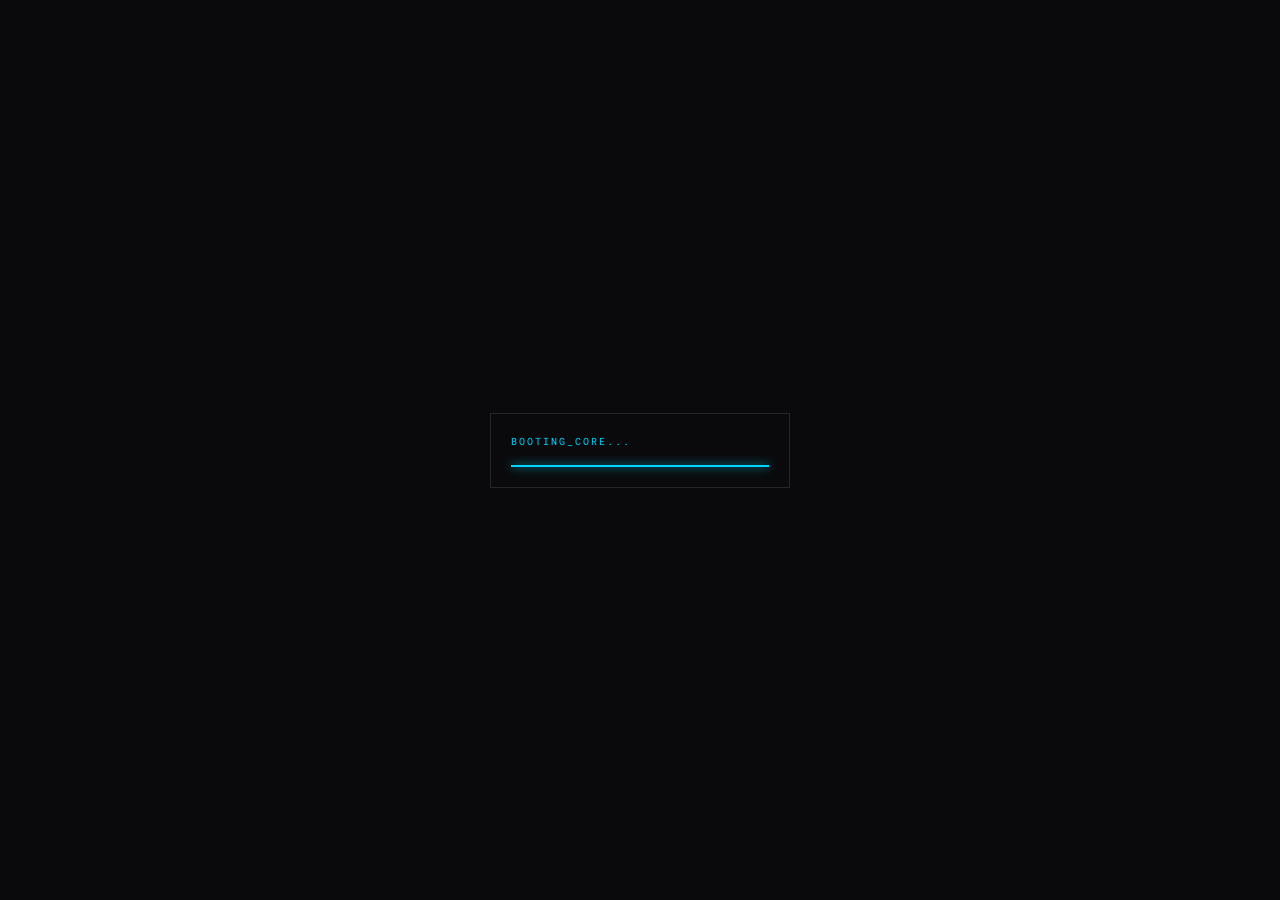
<file: webapp/templates/index.html>
<!DOCTYPE html>
<html lang="en">
<head>
    <meta charset="UTF-8">
    <meta name="viewport" content="width=device-width, initial-scale=1.0">
    <title>GCS Core | Command Center</title>
    <link href="https://fonts.googleapis.com/css2?family=Roboto+Mono:wght@300;400&family=Inter:wght@300;700&display=swap" rel="stylesheet">
    <style>
        :root {
            --bg-base: #0a0a0c; 
            --bg-panel: #111114;
            --accent: #00d4ff; 
            --accent-dim: rgba(0, 212, 255, 0.1);
            --border-ui: #26262a;
            --font-mono: 'Roboto Mono', monospace;
            --text-main: #d1d5db;
            --text-dim: #6b7280;
        }

        * { box-sizing: border-box; margin: 0; padding: 0; }
        
        body { 
            background-color: var(--bg-base); 
            color: var(--text-main); 
            font-family: 'Inter', sans-serif; 
            line-height: 1.6;
            overflow-x: hidden;
        }

        /* --- LOADING OVERLAY --- */
        #loader {
            position: fixed;
            top: 0; left: 0; width: 100%; height: 100%;
            background: var(--bg-base);
            z-index: 9999;
            display: flex;
            flex-direction: column;
            justify-content: center;
            align-items: center;
            font-family: var(--font-mono);
            transition: opacity 0.8s ease-in-out;
        }

        .loader-box {
            width: 300px;
            border: 1px solid var(--border-ui);
            padding: 20px;
            position: relative;
        }

        .loader-bar {
            height: 2px;
            background: var(--accent);
            width: 0%;
            margin-top: 15px;
            box-shadow: 0 0 10px var(--accent);
            animation: loadProgress 2s forwards ease-in-out;
        }

        .loader-text {
            font-size: 10px;
            color: var(--accent);
            text-transform: uppercase;
            letter-spacing: 2px;
        }

        @keyframes loadProgress {
            0% { width: 0%; }
            50% { width: 70%; }
            100% { width: 100%; }
        }

        /* --- SCANLINE & GRID --- */
        body::before {
            content: " ";
            display: block;
            position: fixed;
            top: 0; left: 0; bottom: 0; right: 0;
            background: linear-gradient(rgba(18, 16, 16, 0) 50%, rgba(0, 0, 0, 0.15) 50%), linear-gradient(90deg, rgba(255, 0, 0, 0.03), rgba(0, 255, 0, 0.01), rgba(0, 0, 255, 0.03));
            z-index: 5000;
            background-size: 100% 2px, 3px 100%;
            pointer-events: none;
        }

        header {
            padding: 40px;
            border-bottom: 1px solid var(--border-ui);
            background: linear-gradient(to bottom, #111114, #0a0a0c);
            opacity: 0;
            animation: fadeIn 1s forwards 2.2s;
        }

        .container { max-width: 1200px; margin: 0 auto; }

        .glitch-title {
            font-family: var(--font-mono);
            font-size: 24px;
            letter-spacing: 4px;
            color: var(--accent);
            text-transform: uppercase;
            margin-bottom: 10px;
        }

        .status-bar {
            display: flex;
            gap: 20px;
            font-family: var(--font-mono);
            font-size: 11px;
            color: var(--text-dim);
        }

        .status-item span { color: var(--accent); }

        /* Dashboard Grid */
        .module-grid {
            display: grid;
            grid-template-columns: repeat(auto-fit, minmax(300px, 1fr));
            gap: 24px;
            padding: 40px;
            opacity: 0;
            animation: fadeIn 1s forwards 2.5s;
        }

        .module-card {
            background: var(--bg-panel);
            border: 1px solid var(--border-ui);
            padding: 30px;
            transition: all 0.3s ease;
            position: relative;
            text-decoration: none;
            color: inherit;
            overflow: hidden;
        }

        .module-card:hover {
            border-color: var(--accent);
            background: var(--accent-dim);
            transform: translateY(-2px);
        }

        .module-card::after {
            content: "GO_TO_MODULE →";
            position: absolute;
            bottom: 20px; right: 20px;
            font-family: var(--font-mono);
            font-size: 10px;
            color: var(--accent);
            opacity: 0;
            transition: 0.3s;
        }

        .module-card:hover::after { opacity: 1; }

        .module-id {
            font-family: var(--font-mono);
            font-size: 10px;
            color: var(--accent);
            margin-bottom: 15px;
            display: block;
        }

        .module-title {
            font-size: 18px;
            font-weight: 700;
            margin-bottom: 10px;
        }

        .module-desc {
            font-size: 13px;
            color: var(--text-dim);
        }

        @keyframes fadeIn {
            from { opacity: 0; transform: translateY(10px); }
            to { opacity: 1; transform: translateY(0); }
        }

        footer {
            margin-top: 60px;
            padding: 40px;
            border-top: 1px solid var(--border-ui);
            text-align: center;
            font-family: var(--font-mono);
            font-size: 10px;
            color: var(--text-dim);
            opacity: 0;
            animation: fadeIn 1s forwards 2.8s;
        }

        .pulse {
            display: inline-block;
            width: 8px; height: 8px;
            background: #4ade80;
            border-radius: 50%;
            margin-right: 5px;
            animation: pulse-animation 2s infinite;
        }

        @keyframes pulse-animation {
            0% { box-shadow: 0 0 0 0px rgba(74, 222, 128, 0.7); }
            100% { box-shadow: 0 0 0 10px rgba(74, 222, 128, 0); }
        }
    </style>
</head>
<body>

<div id="loader">
    <div class="loader-box">
        <div class="loader-text" id="loader-msg">INITIALIZING_KERNEL...</div>
        <div class="loader-bar"></div>
    </div>
</div>

<header>
    <div class="container">
        <h1 class="glitch-title">GALAXY CLASSIFICATION SYSTEM</h1>
        <div class="status-bar">
        </div>
    </div>
</header>

<main class="container">
    <div class="module-grid">
        <a href="/survey" class="module-card">
            <span class="module-id">01 // NAV_SYSTEM</span>
            <h2 class="module-title">Observation Deck</h2>
            <p class="module-desc">Real-time deep sky survey interface. Access DESI DR10 and SDSS imagery with neural object identification.</p>
        </a>

        <a href="/assistant" class="module-card">
            <span class="module-id">02 // AI_CORE</span>
            <h2 class="module-title">Neural Assistant</h2>
            <p class="module-desc">Interact with the GCS Large Language Model for astrophysical data synthesis and research summaries.</p>
        </a>

        <a href="/dossier" class="module-card">
            <span class="module-id">03 // DATA_ARCHIVE</span>
            <h2 class="module-title">Discovery Dossiers</h2>
            <p class="module-desc">Review previously captured sectors, classification reports, and validated celestial detections.</p>
        </a>
    </div>
</main>

<footer>
    <div class="container">
        DENYS HOLUB © 2026 
    </div>
</footer>

<script>
    const messages = [
        "BOOTING_CORE...",
        "SYNCING_TENSOR_STREAMS...",
        "ESTABLISHING_ENCRYPTION...",
        "ACCESS_GRANTED"
    ];
    let i = 0;
    const msgEl = document.getElementById('loader-msg');
    
    const interval = setInterval(() => {
        msgEl.innerText = messages[i];
        i++;
        if(i >= messages.length) clearInterval(interval);
    }, 500);

    // Hide loader after animation
    window.addEventListener('load', () => {
        setTimeout(() => {
            const loader = document.getElementById('loader');
            loader.style.opacity = '0';
            setTimeout(() => loader.style.display = 'none', 800);
        }, 2200);
    });
</script>

</body>
</html>
</file>
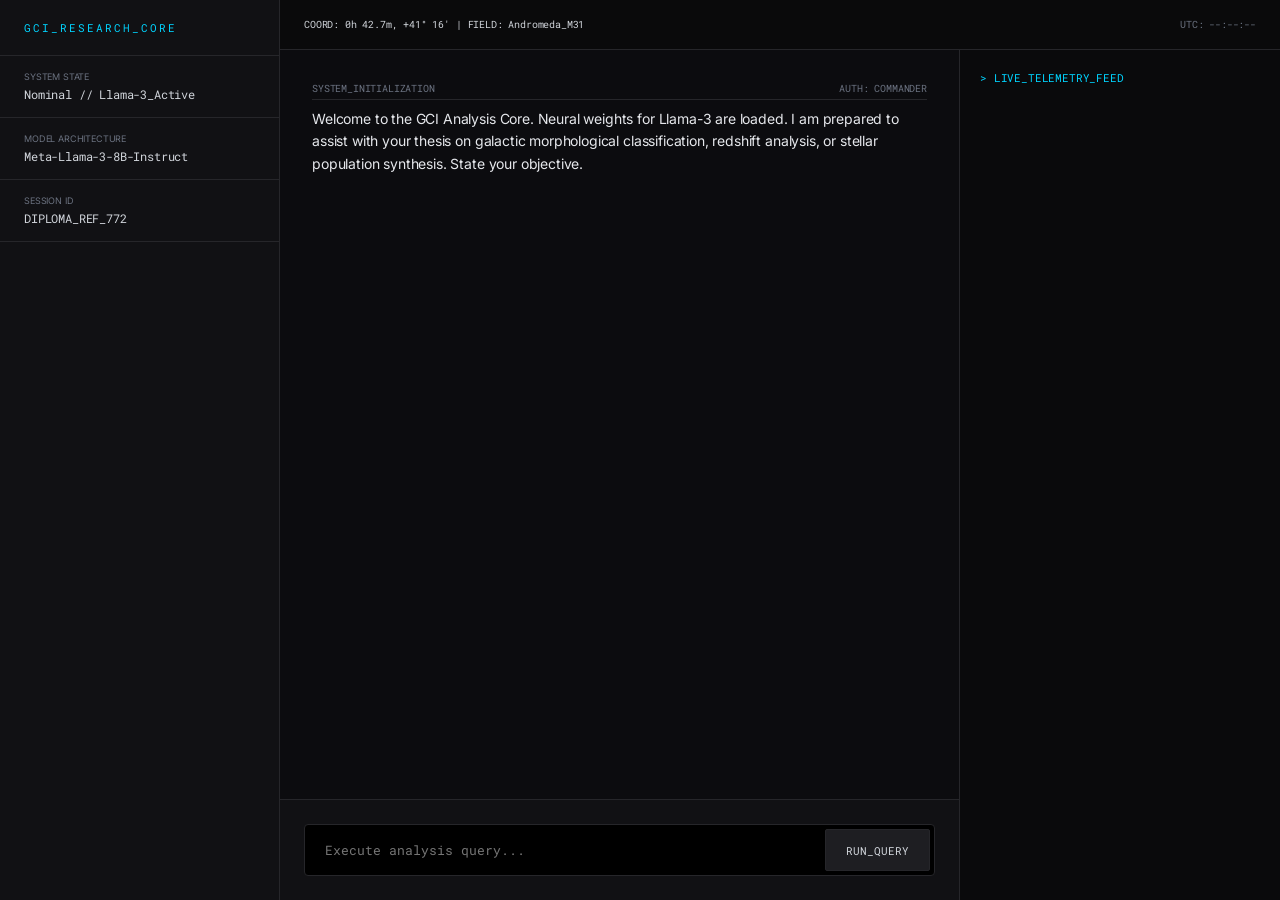
<file: web/templates/assistant.html>
<!DOCTYPE html>
<html lang="en">
<head>
    <meta charset="UTF-8">
    <meta name="viewport" content="width=device-width, initial-scale=1.0">
    <title>GCI Console | Astrophysical Analysis Core</title>
    <link href="https://fonts.googleapis.com/css2?family=Roboto+Mono:wght@300;400&family=Inter:wght@300;400;700&display=swap" rel="stylesheet">
    <style>
        :root {
            --bg-base: #0a0a0c;
            --bg-panel: #111114;
            --accent: #00d4ff; /* Scientific Cyan */
            --data-blue: #3b82f6;
            --text-main: #d1d5db;
            --text-dim: #6b7280;
            --border-ui: #26262a;
            --font-mono: 'Roboto Mono', monospace;
        }

        * { box-sizing: border-box; margin: 0; padding: 0; }
        
        body { 
            background-color: var(--bg-base); 
            color: var(--text-main); 
            font-family: 'Inter', sans-serif; 
            display: flex; 
            height: 100vh; 
            overflow: hidden;
            letter-spacing: -0.01em;
        }

        /* Research Sidebar */
        aside { 
            width: 280px; 
            background: var(--bg-panel); 
            border-right: 1px solid var(--border-ui); 
            display: flex; 
            flex-direction: column; 
            flex-shrink: 0;
        }
        
        .console-label {
            padding: 20px 24px;
            font-family: var(--font-mono);
            font-size: 11px;
            color: var(--accent);
            text-transform: uppercase;
            letter-spacing: 2px;
            border-bottom: 1px solid var(--border-ui);
        }

        .data-stat {
            padding: 15px 24px;
            border-bottom: 1px solid var(--border-ui);
        }
        .stat-label { font-size: 9px; color: var(--text-dim); text-transform: uppercase; margin-bottom: 4px; }
        .stat-value { font-family: var(--font-mono); font-size: 12px; color: var(--text-main); }

        /* Main Viewport */
        main { flex-grow: 1; display: flex; flex-direction: column; min-width: 0; }
        
        header { 
            height: 50px; padding: 0 24px; 
            display: flex; justify-content: space-between; align-items: center; 
            border-bottom: 1px solid var(--border-ui); 
            background: rgba(10, 10, 12, 0.8);
            font-family: var(--font-mono); font-size: 10px;
        }

        .chat-layout { flex-grow: 1; display: grid; grid-template-columns: 1fr 320px; overflow: hidden; }

        /* Assistant Interface */
        .analysis-core { display: flex; flex-direction: column; border-right: 1px solid var(--border-ui); background: #0c0c0f; }

        #chat-history { 
            flex-grow: 1; overflow-y: auto; padding: 32px; 
            display: flex; flex-direction: column; gap: 32px;
        }

        /* Scientific Message Blocks */
        .entry { display: flex; flex-direction: column; gap: 8px; max-width: 900px; margin: 0 auto; width: 100%; }
        
        .entry-meta { 
            font-family: var(--font-mono); font-size: 10px; color: var(--text-dim);
            display: flex; justify-content: space-between; border-bottom: 1px solid var(--border-ui); padding-bottom: 4px;
        }

        .content { font-size: 14px; line-height: 1.6; color: var(--text-main); }
        .content.ai { color: #e5e7eb; white-space: pre-wrap; }
        .content.user { color: var(--data-blue); font-weight: 500; }

        /* Footer Input Area */
        .input-module { 
            padding: 24px; border-top: 1px solid var(--border-ui);
            background: var(--bg-panel);
        }
        
        .input-container {
            display: flex; background: #000; border: 1px solid var(--border-ui);
            border-radius: 4px; padding: 4px;
        }

        input { 
            flex-grow: 1; background: transparent; border: none; color: var(--accent); 
            padding: 12px 16px; font-size: 13px; font-family: var(--font-mono); outline: none; 
        }

        .btn-execute { 
            background: #1e1e22; color: var(--text-main); border: 1px solid var(--border-ui); 
            padding: 0 20px; border-radius: 2px; font-family: var(--font-mono);
            font-size: 11px; cursor: pointer; transition: all 0.2s;
        }
        .btn-execute:hover { background: var(--accent); color: #000; border-color: var(--accent); }

        /* Right Panel: Telemetry */
        .telemetry-panel { padding: 20px; background: var(--bg-base); font-family: var(--font-mono); font-size: 10px; overflow-y: auto; }
        .tel-row { display: flex; justify-content: space-between; margin-bottom: 8px; color: var(--text-dim); }
        .tel-val { color: var(--data-blue); }

        /* Scrollbar */
        ::-webkit-scrollbar { width: 4px; }
        ::-webkit-scrollbar-thumb { background: var(--border-ui); }
    </style>
</head>
<body>

<aside>
    <div class="console-label">GCI_RESEARCH_CORE</div>
    <div class="data-stat">
        <div class="stat-label">System State</div>
        <div class="stat-value">Nominal // Llama-3_Active</div>
    </div>
    <div class="data-stat">
        <div class="stat-label">Model Architecture</div>
        <div class="stat-value">Meta-Llama-3-8B-Instruct</div>
    </div>
    <div class="data-stat">
        <div class="stat-label">Session ID</div>
        <div class="stat-value">DIPLOMA_REF_772</div>
    </div>
</aside>

<main>
    <header>
        <div>COORD: 0h 42.7m, +41° 16′ | FIELD: Andromeda_M31</div>
        <div style="color: var(--text-dim);">UTC: <span id="clock">--:--:--</span></div>
    </header>

    <div class="chat-layout">
        <section class="analysis-core">
            <div id="chat-history">
                <div class="entry">
                    <div class="entry-meta"><span>SYSTEM_INITIALIZATION</span><span>AUTH: COMMANDER</span></div>
                    <div class="content ai">Welcome to the GCI Analysis Core. Neural weights for Llama-3 are loaded. I am prepared to assist with your thesis on galactic morphological classification, redshift analysis, or stellar population synthesis. State your objective.</div>
                </div>
            </div>

            <div class="input-module">
                <div class="input-container">
                    <input type="text" id="user-input" placeholder="Execute analysis query..." autocomplete="off">
                    <button class="btn-execute" onclick="sendMessage()">RUN_QUERY</button>
                </div>
            </div>
        </section>

        <section class="telemetry-panel" id="logs">
            <div style="color: var(--accent); margin-bottom: 15px; font-size: 11px;">> LIVE_TELEMETRY_FEED</div>
            </section>
    </div>
</main>

<script>
    const chatHistory = document.getElementById('chat-history');
    const userInput = document.getElementById('user-input');
    const logs = document.getElementById('logs');

    function updateClock() {
        document.getElementById('clock').innerText = new Date().toISOString().slice(11, 19);
    }
    setInterval(updateClock, 1000);

    function addLog(text) {
        const row = document.createElement('div');
        row.className = 'tel-row';
        row.innerHTML = `<span>${new Date().toLocaleTimeString()}</span><span class="tel-val">${text}</span>`;
        logs.appendChild(row);
        logs.scrollTop = logs.scrollHeight;
    }

    async function sendMessage() {
        const text = userInput.value.trim();
        if (!text) return;

        appendMessage('user', text);
        userInput.value = '';
        addLog("QUERY_SENT");

        const entryDiv = document.createElement('div');
        entryDiv.className = 'entry';
        entryDiv.innerHTML = `
            <div class="entry-meta"><span>LLAMA_3_INFERENCE</span><span>STATUS: STREAMING</span></div>
            <div class="content ai"></div>
        `;
        const aiContentDiv = entryDiv.querySelector('.content.ai');
        chatHistory.appendChild(entryDiv);

        try {
            const response = await fetch('/chat', {
                method: 'POST',
                headers: { 'Content-Type': 'application/json' },
                body: JSON.stringify({ message: text })
            });

            const reader = response.body.getReader();
            const decoder = new TextDecoder();
            
            while (true) {
                const { done, value } = await reader.read();
                if (done) break;
                aiContentDiv.innerText += decoder.decode(value, { stream: true });
                chatHistory.scrollTop = chatHistory.scrollHeight;
            }
            addLog("INFERENCE_SUCCESS");
        } catch (e) {
            aiContentDiv.innerText = "!! CRITICAL_ERROR: Link to Llama-3 core dropped.";
            addLog("ERR_CONN_LOST");
        }
    }

    function appendMessage(role, text) {
        const entry = document.createElement('div');
        entry.className = 'entry';
        const label = role === 'user' ? 'COMMANDER_INPUT' : 'NEURAL_LINK';
        entry.innerHTML = `
            <div class="entry-meta"><span>${label}</span></div>
            <div class="content ${role}">${text}</div>
        `;
        chatHistory.appendChild(entry);
        chatHistory.scrollTop = chatHistory.scrollHeight;
    }

    userInput.addEventListener("keypress", (e) => { if (e.key === "Enter") sendMessage(); });
</script>
</body>
</html>
</file>
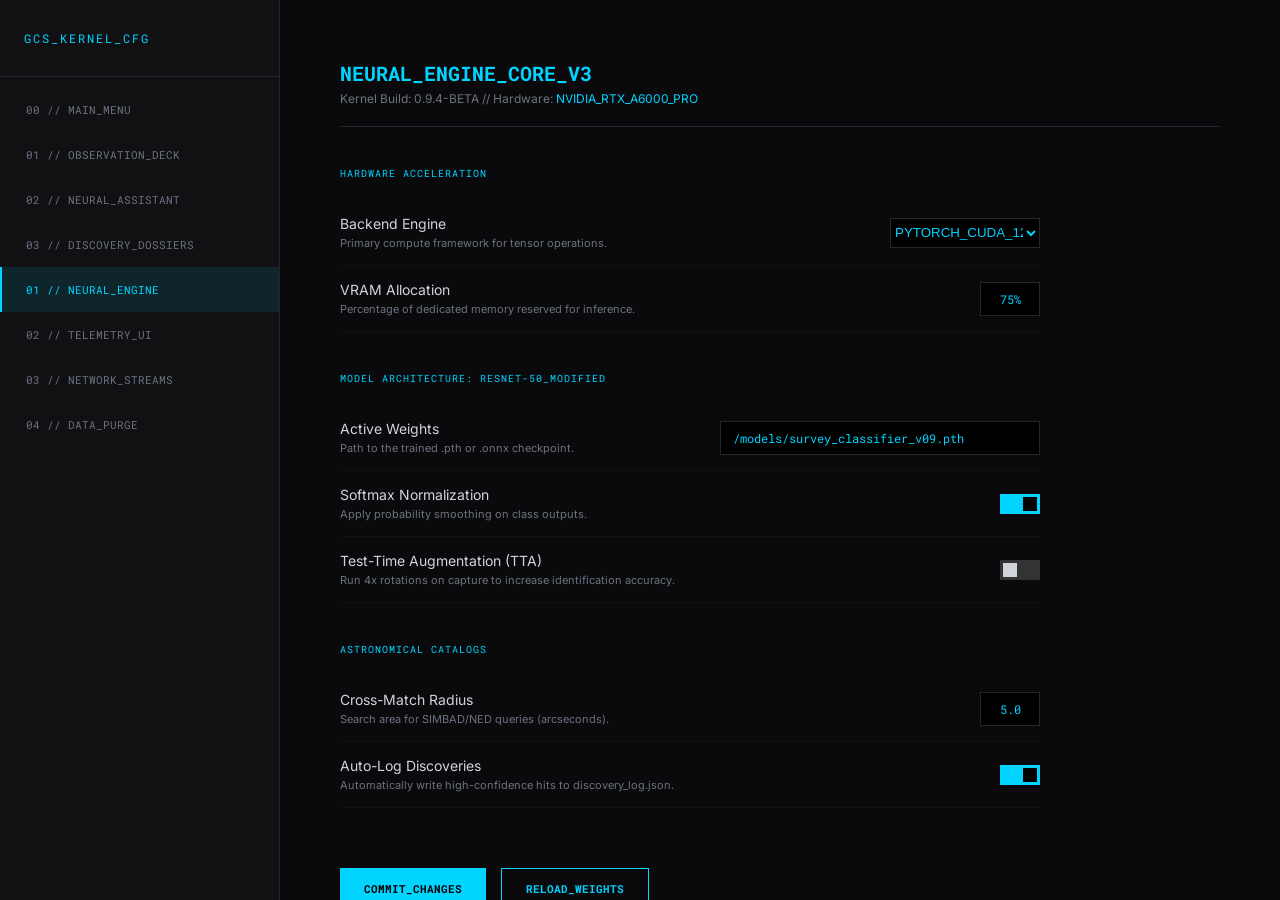
<file: webapp/templates/kernel.html>
<!DOCTYPE html>
<html lang="en">
<head>
    <meta charset="UTF-8">
    <meta name="viewport" content="width=device-width, initial-scale=1.0">
    <title>GCS Console | Kernel Settings</title>
    <link href="https://fonts.googleapis.com/css2?family=Roboto+Mono:wght@300;400&family=Inter:wght@300;700&display=swap" rel="stylesheet">
    <style>
        :root {
            --bg-base: #0a0a0c; 
            --bg-panel: #111114;
            --accent: #00d4ff; 
            --accent-dim: rgba(0, 212, 255, 0.1);
            --border-ui: #26262a;
            --font-mono: 'Roboto Mono', monospace;
            --text-main: #d1d5db;
            --text-dim: #6b7280;
            --danger: #ef4444;
        }

        * { box-sizing: border-box; margin: 0; padding: 0; }
        body { 
            background-color: var(--bg-base); 
            color: var(--text-main); 
            font-family: 'Inter', sans-serif; 
            display: flex; 
            height: 100vh; 
            overflow: hidden; 
        }

        /* Sidebar Navigation */
        aside { 
            width: 280px; 
            background: var(--bg-panel); 
            border-right: 1px solid var(--border-ui); 
            display: flex; 
            flex-direction: column; 
        }

        .nav-header { 
            padding: 30px 24px; 
            font-family: var(--font-mono); 
            font-size: 12px; 
            color: var(--accent); 
            letter-spacing: 2px; 
            border-bottom: 1px solid var(--border-ui); 
        }

        .settings-nav { padding: 10px 0; }
        .nav-item { 
            padding: 15px 24px; 
            display: block; 
            color: var(--text-dim); 
            text-decoration: none; 
            font-family: var(--font-mono); 
            font-size: 11px; 
            transition: 0.2s;
            border-left: 2px solid transparent;
        }
        .nav-item:hover { color: var(--text-main); background: rgba(255,255,255,0.02); }
        .nav-item.active { 
            color: var(--accent); 
            background: var(--accent-dim); 
            border-left-color: var(--accent); 
        }

        /* Main Content Area */
        main { flex-grow: 1; overflow-y: auto; padding: 60px; }
        .content-header { margin-bottom: 40px; border-bottom: 1px solid var(--border-ui); padding-bottom: 20px; }
        .content-header h1 { font-family: var(--font-mono); font-size: 20px; color: var(--accent); }
        .content-header p { font-size: 12px; color: var(--text-dim); margin-top: 5px; }

        /* Settings Components */
        .settings-group { margin-bottom: 40px; max-width: 700px; }
        .group-label { 
            font-family: var(--font-mono); 
            font-size: 10px; 
            color: var(--accent); 
            text-transform: uppercase; 
            margin-bottom: 20px; 
            display: block;
            letter-spacing: 1px;
        }

        .setting-row { 
            display: flex; 
            justify-content: space-between; 
            align-items: center; 
            padding: 15px 0; 
            border-bottom: 1px solid rgba(255,255,255,0.03); 
        }

        .setting-info h3 { font-size: 14px; font-weight: 400; }
        .setting-info p { font-size: 11px; color: var(--text-dim); margin-top: 4px; }

        /* Custom Inputs */
        input[type="text"] {
            background: #000;
            border: 1px solid var(--border-ui);
            color: var(--accent);
            padding: 8px 12px;
            font-family: var(--font-mono);
            font-size: 12px;
            width: 250px;
            outline: none;
        }
        input[type="text"]:focus { border-color: var(--accent); }

        /* Toggle Switch */
        .switch {
            position: relative;
            display: inline-block;
            width: 40px;
            height: 20px;
        }
        .switch input { opacity: 0; width: 0; height: 0; }
        .slider {
            position: absolute; cursor: pointer;
            top: 0; left: 0; right: 0; bottom: 0;
            background-color: #333;
            transition: .4s;
        }
        .slider:before {
            position: absolute; content: "";
            height: 14px; width: 14px; left: 3px; bottom: 3px;
            background-color: var(--text-main);
            transition: .4s;
        }
        input:checked + .slider { background-color: var(--accent); }
        input:checked + .slider:before { transform: translateX(20px); background-color: #000; }

        .btn-save {
            background: var(--accent);
            color: #000;
            border: none;
            padding: 12px 24px;
            font-family: var(--font-mono);
            font-size: 11px;
            font-weight: bold;
            cursor: pointer;
            margin-top: 20px;
        }
        .btn-save:hover { opacity: 0.9; }

        .danger-zone { border: 1px solid var(--danger); padding: 20px; margin-top: 20px; }
    </style>
</head>
<body>

<aside>
    <div class="nav-header">GCS_KERNEL_CFG</div>
    <nav class="settings-nav">
        <a href="/" class="nav-item">00 // MAIN_MENU</a>
        <a href="/survey" class="nav-item">01 // OBSERVATION_DECK</a>
        <a href="/assistant" class="nav-item">02 // NEURAL_ASSISTANT</a>
        <a href="/dossier" class="nav-item">03 // DISCOVERY_DOSSIERS</a>
        <a href="#" class="nav-item active">01 // NEURAL_ENGINE</a>
        <a href="#" class="nav-item">02 // TELEMETRY_UI</a>
        <a href="#" class="nav-item">03 // NETWORK_STREAMS</a>
        <a href="#" class="nav-item">04 // DATA_PURGE</a>
    </nav>
</aside>

<main>
    <div class="content-header">
        <h1>NEURAL_ENGINE_CORE_V3</h1>
        <p>Kernel Build: 0.9.4-BETA // Hardware: <span style="color:var(--accent)">NVIDIA_RTX_A6000_PRO</span></p>
    </div>

    <div class="settings-group">
        <span class="group-label">Hardware Acceleration</span>
        
        <div class="setting-row">
            <div class="setting-info">
                <h3>Backend Engine</h3>
                <p>Primary compute framework for tensor operations.</p>
            </div>
            <select class="coord-field" style="width: 150px; height: 30px; border: 1px solid var(--border-ui); background: #000; color: var(--accent);">
                <option>PYTORCH_CUDA_12.1</option>
                <option>TENSORRT_OPTIMIZED</option>
                <option>CPU_FALLBACK</option>
            </select>
        </div>

        <div class="setting-row">
            <div class="setting-info">
                <h3>VRAM Allocation</h3>
                <p>Percentage of dedicated memory reserved for inference.</p>
            </div>
            <input type="text" value="75%" style="width: 60px; text-align: center;">
        </div>
    </div>

    <div class="settings-group">
        <span class="group-label">Model Architecture: ResNet-50_Modified</span>
        
        <div class="setting-row">
            <div class="setting-info">
                <h3>Active Weights</h3>
                <p>Path to the trained .pth or .onnx checkpoint.</p>
            </div>
            <input type="text" value="/models/survey_classifier_v09.pth" style="width: 320px;">
        </div>

        <div class="setting-row">
            <div class="setting-info">
                <h3>Softmax Normalization</h3>
                <p>Apply probability smoothing on class outputs.</p>
            </div>
            <label class="switch">
                <input type="checkbox" checked>
                <span class="slider"></span>
            </label>
        </div>

        <div class="setting-row">
            <div class="setting-info">
                <h3>Test-Time Augmentation (TTA)</h3>
                <p>Run 4x rotations on capture to increase identification accuracy.</p>
            </div>
            <label class="switch">
                <input type="checkbox">
                <span class="slider"></span>
            </label>
        </div>
    </div>

    <div class="settings-group">
        <span class="group-label">Astronomical Catalogs</span>
        
        <div class="setting-row">
            <div class="setting-info">
                <h3>Cross-Match Radius</h3>
                <p>Search area for SIMBAD/NED queries (arcseconds).</p>
            </div>
            <input type="text" value="5.0" style="width: 60px; text-align: center;">
        </div>

        <div class="setting-row">
            <div class="setting-info">
                <h3>Auto-Log Discoveries</h3>
                <p>Automatically write high-confidence hits to discovery_log.json.</p>
            </div>
            <label class="switch">
                <input type="checkbox" checked>
                <span class="slider"></span>
            </label>
        </div>
    </div>

    <div style="display: flex; gap: 15px;">
        <button class="btn-save">COMMIT_CHANGES</button>
        <button class="btn-save" style="background: transparent; border: 1px solid var(--accent); color: var(--accent);">RELOAD_WEIGHTS</button>
    </div>
</main>

</body>
</html>
</file>
